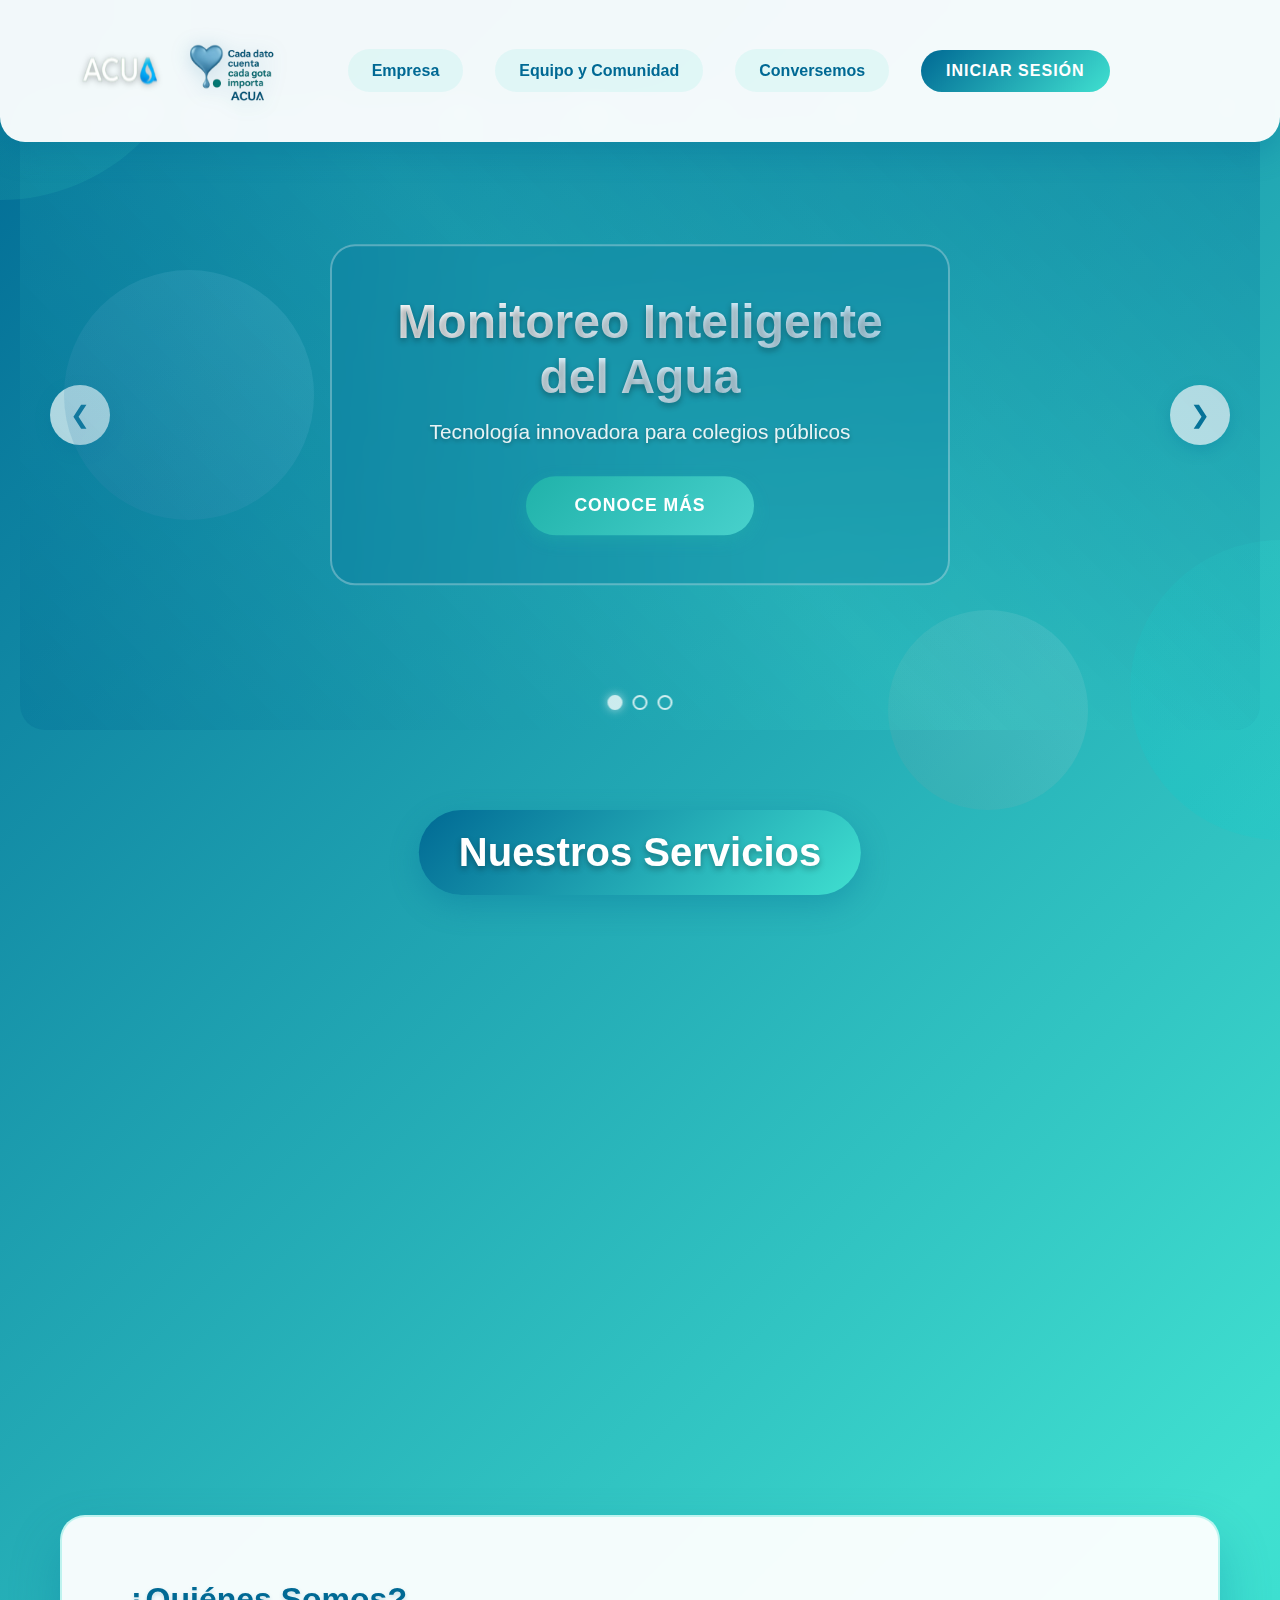
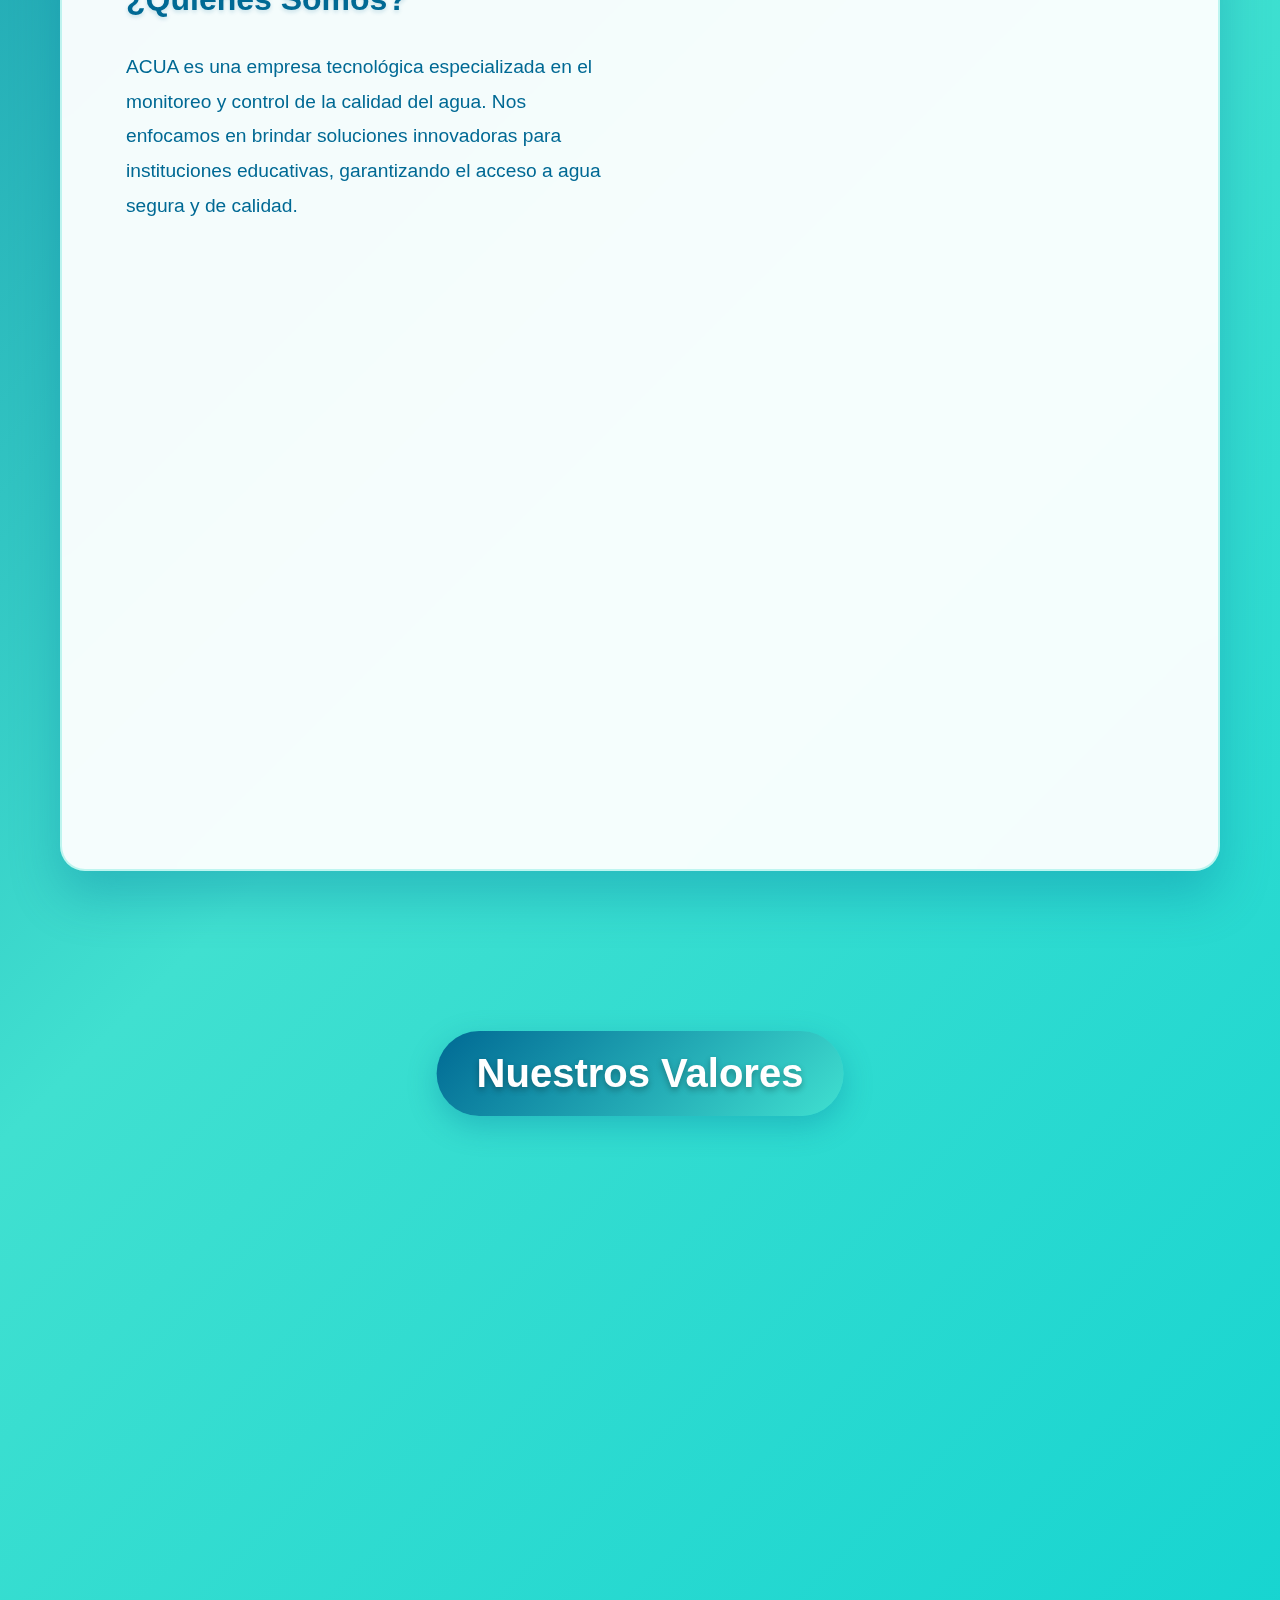
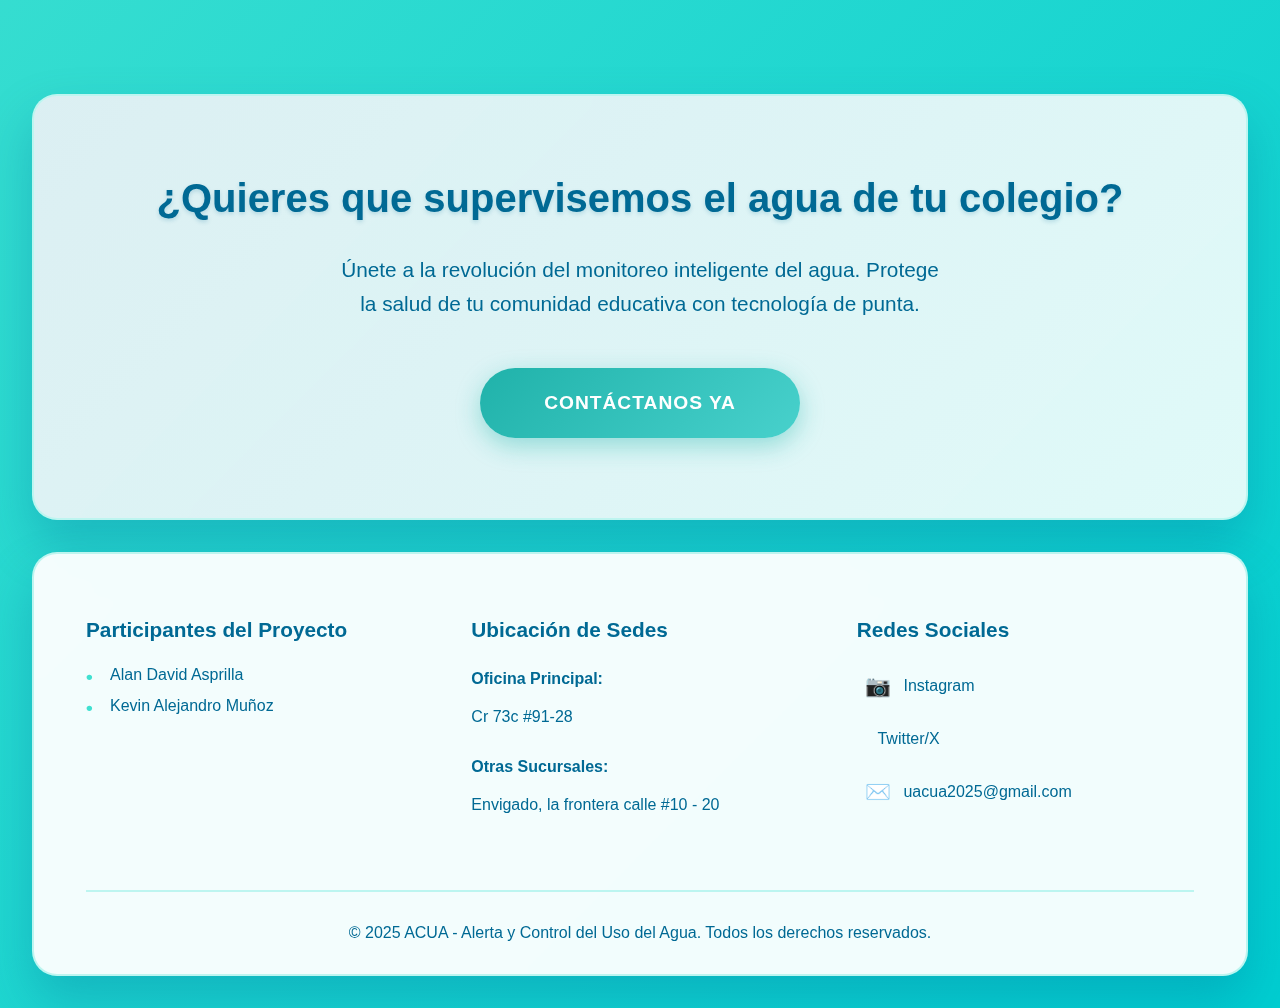
<file: Alan/index.html>
<!DOCTYPE html>
<html lang="es">

<head>
    <meta charset="UTF-8">
    <meta name="viewport" content="width=device-width, initial-scale=1.0">
    <title>ACUA - Alerta y Control del Uso del Agua</title>
    <link rel="stylesheet" href="index.css">
</head>

<body>
    <!-- Formas de fondo -->
    <div class="background-shapes">
        <div class="shape shape1"></div>
        <div class="shape shape2"></div>
        <div class="shape shape3"></div>
        <div class="shape shape4"></div>
    </div>

    <!-- Burbujas flotantes -->
    <div class="bubbles">
        <div class="bubble"></div>
        <div class="bubble"></div>
        <div class="bubble"></div>
        <div class="bubble"></div>
        <div class="bubble"></div>
        <div class="bubble"></div>
        <div class="bubble"></div>
        <div class="bubble"></div>
        <div class="bubble"></div>
        <div class="bubble"></div>
    </div>

    <!-- Partículas de agua -->
    <div class="water-particles">
        <div class="water-particle"></div>
        <div class="water-particle"></div>
        <div class="water-particle"></div>
        <div class="water-particle"></div>
        <div class="water-particle"></div>
        <div class="water-particle"></div>
        <div class="water-particle"></div>
        <div class="water-particle"></div>
        <div class="water-particle"></div>
        <div class="water-particle"></div>
        <div class="water-particle"></div>
        <div class="water-particle"></div>
        <div class="water-particle"></div>
        <div class="water-particle"></div>
        <div class="water-particle"></div>
    </div>
    <!-- NAVBAR -->
    <nav class="navbar">
        <div class="nav-container">
            <div class="nav-logo">
                <div class="logo-container">
                    <!-- LOGO -->
                    <img src="IMAGENES/logo-acua.png" alt="ACUA Logo" class="logo-img">
                    <!-- SLOGAN -->
                    <img src="IMAGENES/Slogan-acua.png" alt="ACUA Slogan" class="slogan-img">
                </div>
            </div>

            <div class="nav-menu">

                <div class="nav-item dropdown">
                    <a href="#" class="nav-link dropdown-toggle">Empresa</a>
                    <div class="dropdown-content">
                        <a href="#quienes-somos">¿Quiénes somos?</a>
                        <a href="#vision">Visión</a>
                        <a href="#mision">Misión</a>
                        <a href="#valores">Valores</a>
                    </div>
                </div>

                <div class="nav-item">
                    <a href="#equipo" class="nav-link">Equipo y Comunidad</a>
                </div>

                <div class="nav-item">
                    <a href="#conversemos" class="nav-link">Conversemos</a>
                </div>

                <!-- BOTÓN DE LOGIN -->
                <button class="login-button" onclick="window.location.href='login.html'">Iniciar Sesión</button>

                <div class="nav-toggle">
                </div>
            </div>

            <div class="nav-toggle">
                <span></span>
                <span></span>
                <span></span>
            </div>
        </div>
    </nav>

    <!-- HERO SECTION CON CARRUSEL -->
    <section class="hero">
        <div class="carousel-container">
            <div class="carousel-slide">
                <div class="slide active">
                    <!-- IMAGEN 1 DEL CARRUSEL - COLOCA AQUÍ TU IMAGEN PRINCIPAL -->
                    <img src="IMAGENES/Carrusel3.jpg" alt="Monitoreo de Agua">
                    <div class="slide-content">
                        <h1>Monitoreo Inteligente del Agua</h1>
                        <p>Tecnología innovadora para colegios públicos</p>
                        <button class="cta-button">Conoce más</button>
                    </div>
                </div>

                <div class="slide">
                    <!-- IMAGEN 2 DEL CARRUSEL - COLOCA AQUÍ TU SEGUNDA IMAGEN -->
                    <img src="IMAGENES/Carrusel2.jpg" alt="Calidad del Agua">
                    <div class="slide-content">
                        <h1>Calidad Garantizada</h1>
                        <p>Datos precisos y visualizaciones claras</p>
                        <button class="cta-button">Descubre cómo</button>
                    </div>
                </div>

                <div class="slide">
                    <img src="IMAGENES/Carrusel.jpg" alt="Alertas en Tiempo Real">
                    <div class="slide-content">
                        <h1>Alertas en Tiempo Real</h1>
                        <p>Protección continua de recursos hídricos</p>
                        <button class="cta-button">Solicita demo</button>
                    </div>
                </div>
            </div>

            <div class="carousel-nav">
                <button class="nav-dot active" onclick="currentSlide(1)"></button>
                <button class="nav-dot" onclick="currentSlide(2)"></button>
                <button class="nav-dot" onclick="currentSlide(3)"></button>
            </div>

            <button class="carousel-btn prev" onclick="changeSlide(-1)">❮</button>
            <button class="carousel-btn next" onclick="changeSlide(1)">❯</button>
        </div>
    </section>

    <!-- SERVICIOS SECTION -->
    <section class="services">
        <div class="container">
            <h2>Nuestros Servicios</h2>
            <div class="services-grid">
                <div class="service-card">
                    <div class="service-icon">
                        <div class="icon-water"></div>
                    </div>
                    <h3>Monitoreo Continuo</h3>
                    <p>Supervisión 24/7 de la calidad del agua en tiempo real</p>
                </div>

                <div class="service-card">
                    <div class="service-icon">
                        <div class="icon-alert"></div>
                    </div>
                    <h3>Alertas Inteligentes</h3>
                    <p>Notificaciones inmediatas ante cualquier anomalía</p>
                </div>

                <div class="service-card">
                    <div class="service-icon">
                        <div class="icon-data"></div>
                    </div>
                    <h3>Visualización de Datos</h3>
                    <p>Reportes claros y comprensibles para toma de decisiones</p>
                </div>
            </div>
        </div>
    </section>

    <!-- ABOUT SECTION -->
    <section class="about" id="quienes-somos">
        <div class="container">
            <div class="about-content">
                <div class="about-text">
                    <h2>¿Quiénes Somos?</h2>
                    <p>ACUA es una empresa tecnológica especializada en el monitoreo y control de la calidad del agua. Nos enfocamos en brindar soluciones innovadoras para instituciones educativas, garantizando el acceso a agua segura y de calidad.</p>

                    <div class="mission-vision">
                        <div class="mv-item" id="mision">
                            <h3>Misión</h3>
                            <p>Proporcionar una herramienta tecnológica innovadora y accesible para el monitoreo continuo y en tiempo real de la calidad del agua en colegios.</p>
                        </div>

                        <div class="mv-item" id="vision">
                            <h3>Visión</h3>
                            <p>Ser la empresa líder en tecnología de monitoreo hídrico educativo, contribuyendo a la salud y bienestar de las comunidades estudiantiles.</p>
                        </div>
                    </div>
                </div>

                <div class="about-image">
                    <img src="IMAGENES/destacada-mala-calidad-del-agua.jpg" alt="Equipo ACUA">
                </div>
            </div>
        </div>
    </section>

    <!-- VALORES SECTION -->
    <section class="values" id="valores">
        <div class="container">
            <h2>Nuestros Valores</h2>
            <div class="values-grid">
                <div class="value-card">
                    <h3>Innovación</h3>
                    <p>Desarrollo continuo de tecnologías avanzadas</p>
                </div>
                <div class="value-card">
                    <h3>Responsabilidad</h3>
                    <p>Compromiso con la salud y el medio ambiente</p>
                </div>
                <div class="value-card">
                    <h3>Calidad</h3>
                    <p>Excelencia en cada servicio que ofrecemos</p>
                </div>
                <div class="value-card">
                    <h3>Accesibilidad</h3>
                    <p>Soluciones alcanzables para todos los colegios</p>
                </div>
            </div>
        </div>
    </section>

    <!-- CONTACT SECTION -->
    <section class="contact-cta">
        <div class="container">
            <div class="cta-content">
                <h2>¿Quieres que supervisemos el agua de tu colegio?</h2>
                <p>Únete a la revolución del monitoreo inteligente del agua. Protege la salud de tu comunidad educativa con tecnología de punta.</p>
                <!-- AQUÍ COLOCA EL ENLACE A TU PÁGINA DE CONTACTO -->
                <a href="TU_PAGINA_DE_CONTACTO.html" class="contact-btn">Contáctanos Ya</a>
            </div>
        </div>
    </section>
    <!-- FOOTER -->
    <footer class="footer">
        <div class="container">
            <div class="footer-content">
                <div class="footer-section">
                    <h3>Participantes del Proyecto</h3>
                    <ul>
                        <li>Alan David Asprilla</li>
                        <li>Kevin Alejandro Muñoz</li>
                    </ul>
                </div>

                <div class="footer-section">
                    <h3>Ubicación de Sedes</h3>
                    <div class="location">
                        <p><strong>Oficina Principal:</strong></p>
                        <p>Cr 73c #91-28</p>
                    </div>
                    <div class="location">
                        <p><strong>Otras Sucursales:</strong></p>
                        <p>Envigado, la frontera calle #10 - 20</p>
                    </div>
                </div>

                <div class="footer-section">
                    <h3>Redes Sociales</h3>
                    <div class="social-links">
                        <a href="https://www.instagram.com/h2observa_3/" target="_blank">
                            <span class="social-icon instagram">📷</span> Instagram
                        </a>
                        <a href="https://x.com/H2Observa6094" target="_blank">
                            <span class="social-icon twitter"></span> Twitter/X
                        </a>
                        <a href="mailto:uacua2025@gmail.com">
                            <span class="social-icon email">✉️</span> uacua2025@gmail.com
                        </a>
                    </div>
                </div>
            </div>

            <div class="footer-bottom">
                <p>&copy; 2025 ACUA - Alerta y Control del Uso del Agua. Todos los derechos reservados.</p>
            </div>
        </div>
    </footer>

    <script src="index.js"></script>
</body>

</html>
</file>
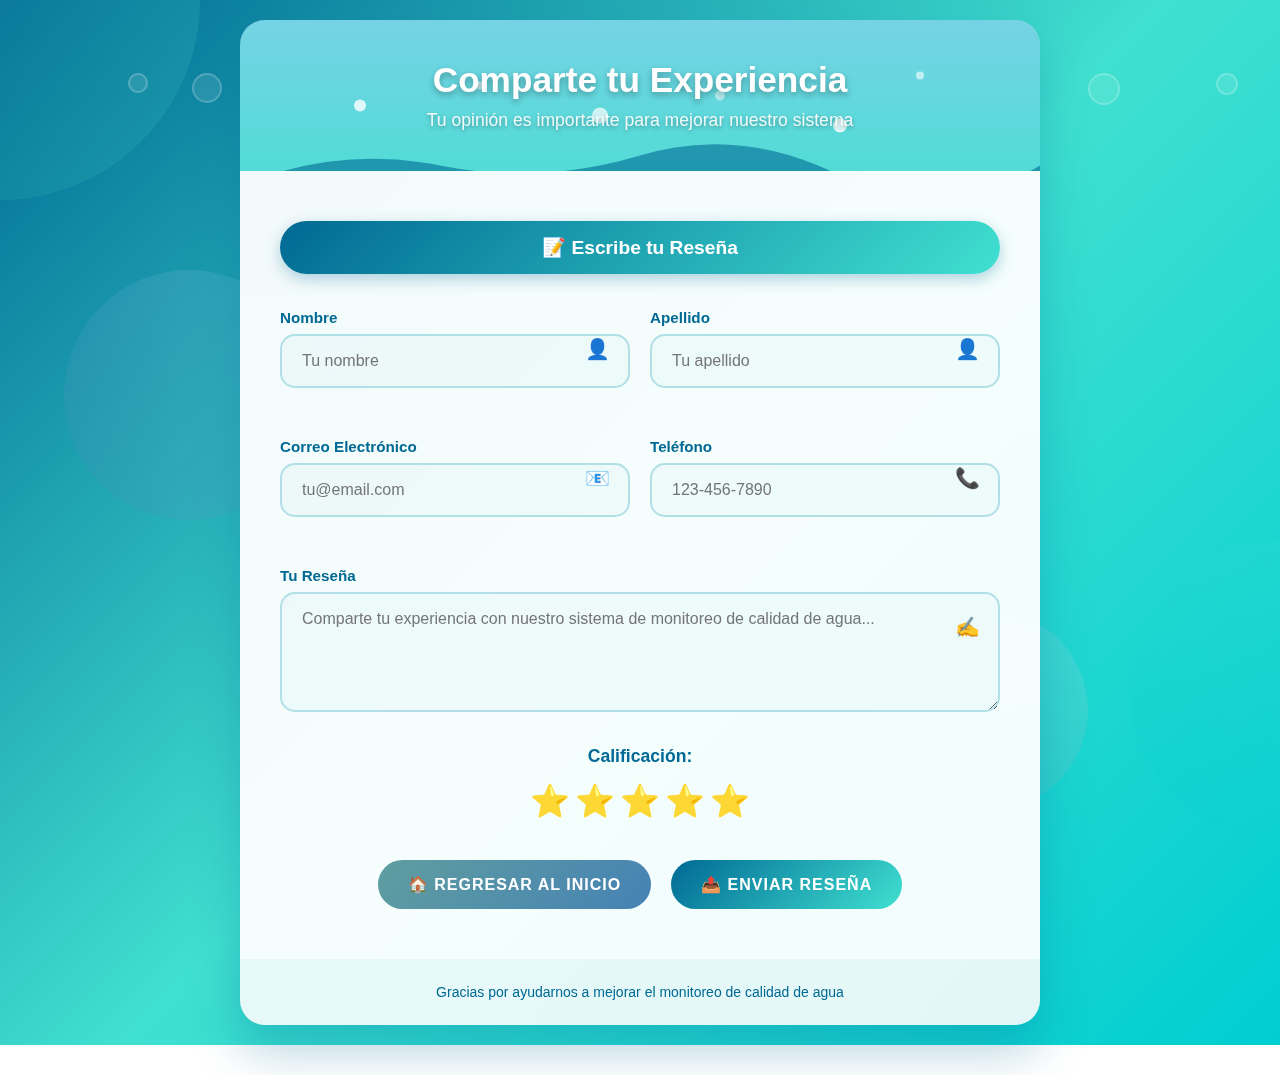
<file: comunicate/reseñas.html>
<!DOCTYPE html>
<html lang="es">
<head>
    <meta charset="UTF-8">
    <meta name="viewport" content="width=device-width, initial-scale=1.0">
    <title>Reseñas - Monitoreo de Calidad de Agua</title>
    <link rel="stylesheet" href="reseñas.css">
</head> 
<body>
    <!-- Fondo con formas abstractas de agua -->
    <div class="background-shapes">
        <div class="shape shape1"></div>
        <div class="shape shape2"></div>
        <div class="shape shape3"></div>
        <div class="shape shape4"></div>
    </div>

    <!-- Burbujas flotantes -->
    <div class="bubbles">
        <div class="bubble"></div>
        <div class="bubble"></div>
        <div class="bubble"></div>
        <div class="bubble"></div>
        <div class="bubble"></div>
        <div class="bubble"></div>
        <div class="bubble"></div>
        <div class="bubble"></div>
        <div class="bubble"></div>
        <div class="bubble"></div>
    </div>

    <!-- Contenedor principal -->
    <div class="reviews-container">
        <!-- Header con ilustración de agua -->
        <div class="header">
            <div class="header-content">
                <h1>Comparte tu Experiencia</h1>
                <p>Tu opinión es importante para mejorar nuestro sistema</p>
            </div>
        </div>

        <!-- Formulario de reseñas -->
        <div class="reviews-form">
            <div class="form-title">
                📝 Escribe tu Reseña
            </div>

            <form id="reviewsForm">
                <div class="form-row">
                    <div class="form-group">
                        <label for="firstName">Nombre</label>
                        <input type="text" id="firstName" name="firstName" placeholder="Tu nombre" required>
                        <span class="icon">👤</span>
                    </div>

                    <div class="form-group">
                        <label for="lastName">Apellido</label>
                        <input type="text" id="lastName" name="lastName" placeholder="Tu apellido" required>
                        <span class="icon">👤</span>
                    </div>
                </div>

                <div class="form-row">
                    <div class="form-group">
                        <label for="email">Correo Electrónico</label>
                        <input type="email" id="email" name="email" placeholder="tu@email.com" required>
                        <span class="icon">📧</span>
                    </div>

                    <div class="form-group">
                        <label for="phone">Teléfono</label>
                        <input type="tel" id="phone" name="phone" placeholder="123-456-7890">
                        <span class="icon">📞</span>
                    </div>
                </div>

                <div class="form-group full-width">
                    <label for="review">Tu Reseña</label>
                    <textarea id="review" name="review" placeholder="Comparte tu experiencia con nuestro sistema de monitoreo de calidad de agua..." required></textarea>
                    <span class="icon textarea-icon">✍️</span>
                </div>

                <div class="rating-group">
                    <label>Calificación:</label>
                    <div class="star-rating">
                        <input type="radio" id="star5" name="rating" value="5">
                        <label for="star5" title="Excelente">⭐</label>
                        <input type="radio" id="star4" name="rating" value="4">
                        <label for="star4" title="Muy bueno">⭐</label>
                        <input type="radio" id="star3" name="rating" value="3">
                        <label for="star3" title="Bueno">⭐</label>
                        <input type="radio" id="star2" name="rating" value="2">
                        <label for="star2" title="Regular">⭐</label>
                        <input type="radio" id="star1" name="rating" value="1">
                        <label for="star1" title="Necesita mejorar">⭐</label>
                    </div>
                </div>

                <div class="form-buttons">
                    <button type="button" class="back-button" onclick="goBack()">
                        🏠 Regresar al Inicio
                    </button>
                    <button type="submit" class="submit-button">
                        📤 Enviar Reseña
                    </button>
                </div>
            </form>
        </div>

        <!-- Footer -->
        <div class="footer">
            <p>Gracias por ayudarnos a mejorar el monitoreo de calidad de agua</p>
        </div>
    </div>

    <script>
        // Manejo del formulario
        document.getElementById('reviewsForm').addEventListener('submit', function(e) {
            e.preventDefault();
            
            const firstName = document.getElementById('firstName').value;
            const lastName = document.getElementById('lastName').value;
            const email = document.getElementById('email').value;
            const phone = document.getElementById('phone').value;
            const review = document.getElementById('review').value;
            const rating = document.querySelector('input[name="rating"]:checked');
            
            if (firstName && lastName && email && review && rating) {
               
                alert('¡Gracias por tu reseña! Ha sido enviada exitosamente.');
                // Ejemplo: enviar datos a servidor
                // window.location.href = 'dashboard.html';
            } else {
                alert('Por favor, completa todos los campos obligatorios y selecciona una calificación');
            }
        });

        
        function goBack() {
            
            window.location.href = 'index.html';
           
        }

        
        document.querySelectorAll('input, textarea').forEach(input => {
            input.addEventListener('focus', function() {
                this.style.transform = 'scale(1.02)';
                this.parentElement.style.boxShadow = '0 0 20px rgba(64, 224, 208, 0.3)';
            });
            
            input.addEventListener('blur', function() {
                this.style.transform = 'scale(1)';
                this.parentElement.style.boxShadow = 'none';
            });
        });

        
        document.querySelectorAll('.star-rating input').forEach(star => {
            star.addEventListener('change', function() {
                const rating = this.value;
                const stars = document.querySelectorAll('.star-rating label');
                
                stars.forEach((star, index) => {
                    if (index < rating) {
                        star.style.color = '#FFD700';
                        star.style.transform = 'scale(1.2)';
                    } else {
                        star.style.color = '#ddd';
                        star.style.transform = 'scale(1)';
                    }
                });
            });
        });
    </script>
</body>
</html>
</file>
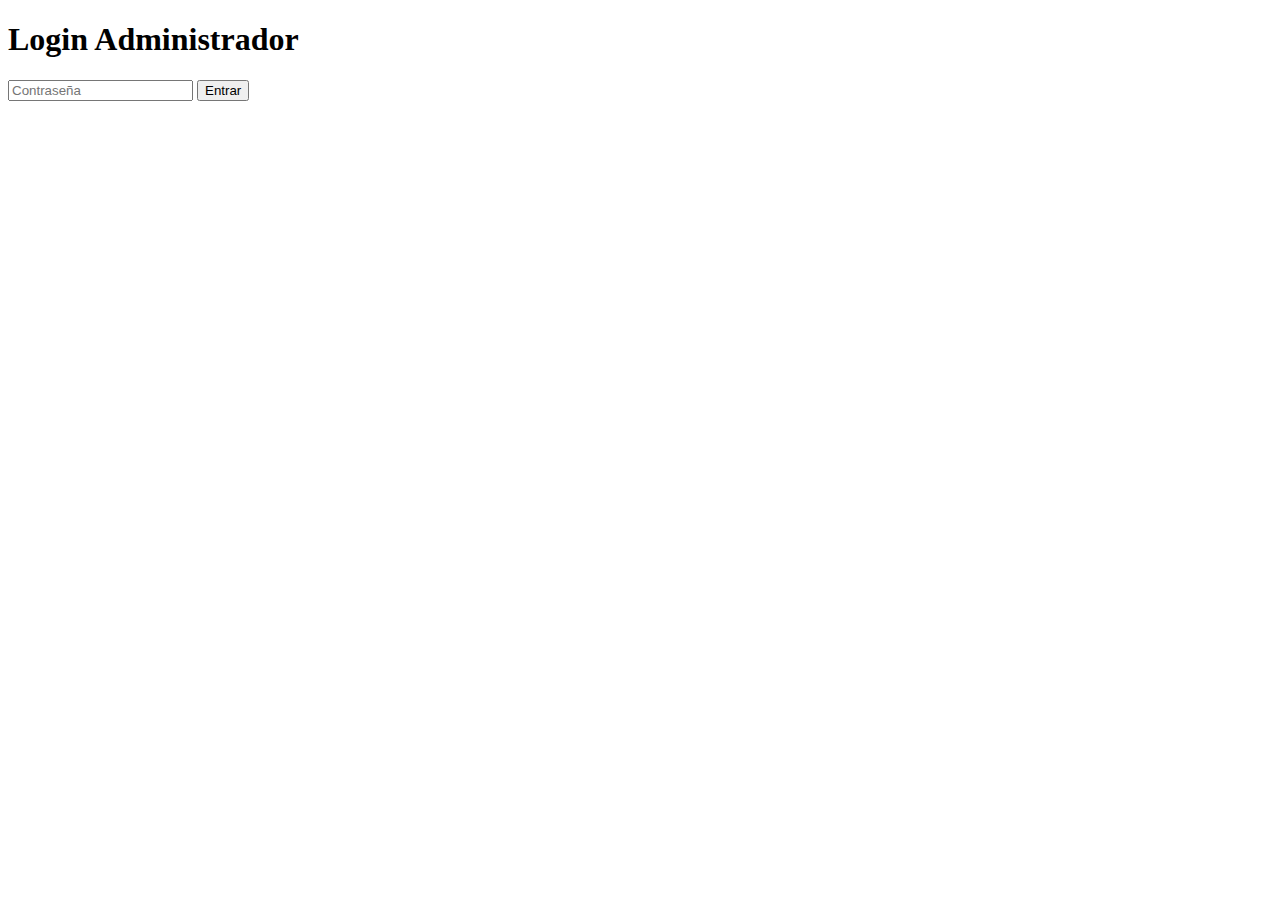
<file: paginas/entrar.html>
<!DOCTYPE html>
<html lang="es">
<head>
    <meta charset="UTF-8">
    <meta name="viewport" content="width=device-width, initial-scale=1.0">
    <title>Login - Admin</title>
</head>
<body>
    <h1>Login Administrador</h1>

    <input type="password" id="password" placeholder="Contraseña">
    <button onclick="login()">Entrar</button>


    <script>
        function login() {
            const password = document.getElementById('password').value;
            if (password === 'admin753') { // cambia la contraseña //
                sessionStorage.setItem('usuario', 'admin');
                window.location.href = 'panel.html';

            }else {
                alert('contraseña incorrecta');
            }
        }
    </script>
    
</body>

</html>
</file>
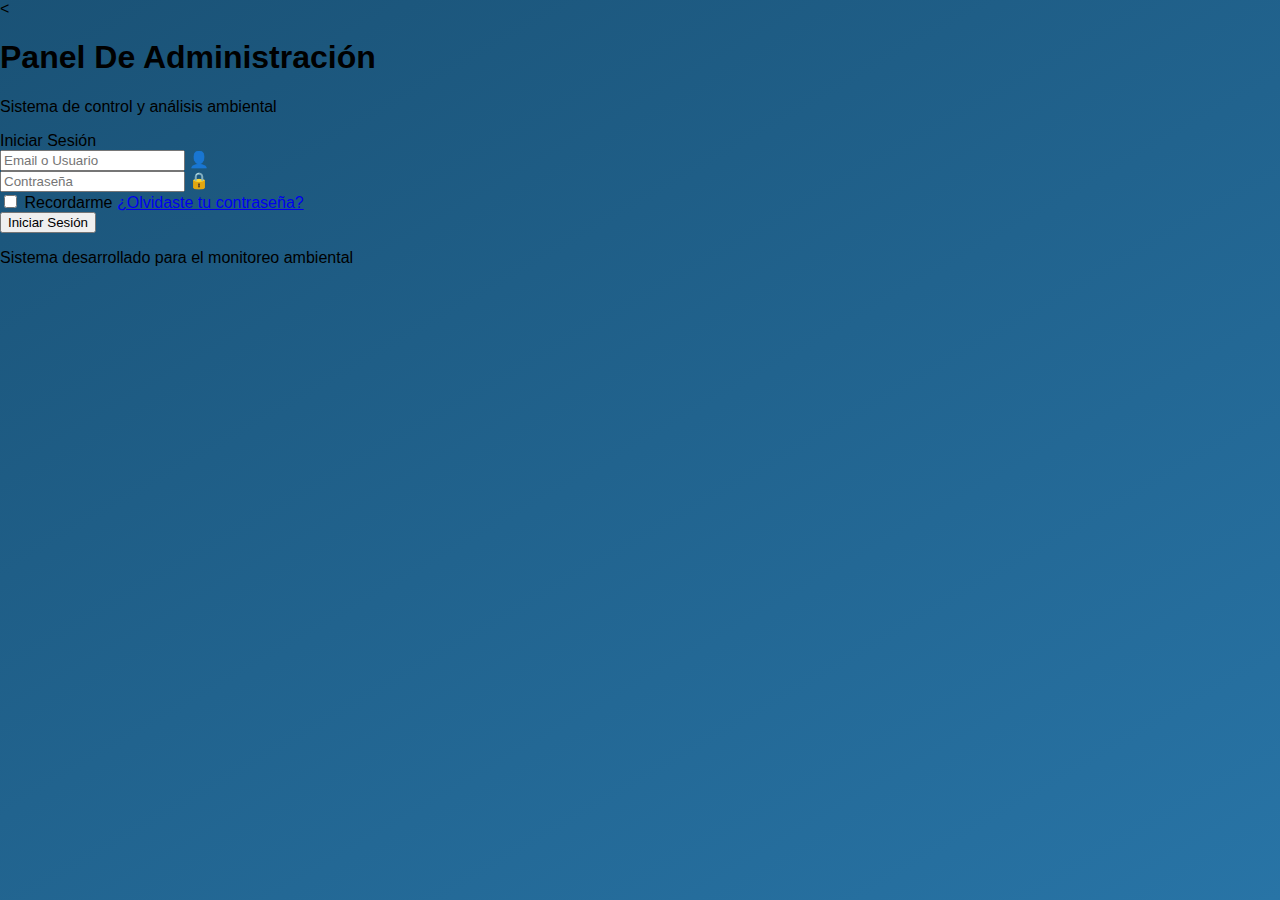
<file: paginas/login.html>
<<!DOCTYPE html>
<html lang="es">

<head>
    <meta charset="UTF-8">
    <meta name="viewport" content="width=device-width, initial-scale=1.0">
    <title>Monitoreo de Calidad de Agua - Login</title>
    <link rel="stylesheet" href="login.css">
</head>

<body>

    <div class="background-shapes">
        <div class="shape shape1"></div>
        <div class="shape shape2"></div>
        <div class="shape shape3"></div>
    </div>

    <div class="particles">
        <div class="particle"></div>
        <div class="particle"></div>
        <div class="particle"></div>
        <div class="particle"></div>
        <div class="particle"></div>
        <div class="particle"></div>
        <div class="particle"></div>
        <div class="particle"></div>
    </div>

    <div class="login-container">
        <div class="header">
            <div class="header-content">
                <h1>Panel De Administración</h1>
                <p>Sistema de control y análisis ambiental</p>
            </div>
        </div>

        <!-- Formulario de login -->
        <div class="login-form">
            <div class="form-title">Iniciar Sesión</div>

            <form id="loginForm">
                <div class="form-group">
                    <input type="text" id="username" placeholder="Email o Usuario" required>
                    <span class="icon">👤</span>
                </div>

                <div class="form-group">
                    <input type="password" id="password" placeholder="Contraseña" required>
                    <span class="icon">🔒</span>
                </div>

                <div class="checkbox-group">
                    <label>
                        <input type="checkbox" id="remember"> Recordarme
                    </label>
                    <a href="#" class="forgot-password">¿Olvidaste tu contraseña?</a>
                </div>

               <a href="">
                <button type="submit" class="login-button">
                    Iniciar Sesión
                    
                </button>
               </a> 
                
            </form>
        </div>

        <div class="footer">
            <p>Sistema desarrollado para el monitoreo ambiental</p>
        </div>
    </div>

    <!-- VALIDACIÓN DE USUARIO -->
    <script>
        document.getElementById('loginForm').addEventListener('submit', function(e) {
            e.preventDefault();

            const username = document.getElementById('username').value;
            const password = document.getElementById('password').value;

            // Validación de credenciales
            if (username === 'admin' && password === 'admin753') {
                sessionStorage.setItem('usuario', 'admin');
                window.location.href = 'panel.html'; // Redirigir al panel
            } else {
                alert('Usuario o contraseña incorrectos');
            }
        });

        // Estilos en inputs
        document.querySelectorAll('input').forEach(input => {
            input.addEventListener('focus', function() {
                this.style.transform = 'scale(1.02)';
            });

            input.addEventListener('blur', function() {
                this.style.transform = 'scale(1)';
            });
        });
    </script>
</body>

</html>
</file>
<file: Alan/index.css>
/* VARIABLES DE COLORES - Basadas en código #2 */
    
     :root {
        --primary-blue: #006994;
        --secondary-blue: #40E0D0;
        --complementary-green: #20B2AA;
        --turquoise: #00CED1;
        --light-blue: #48D1CC;
        --white: #ffffff;
        --light-gray: rgba(176, 224, 230, 0.1);
        --dark-gray: #333333;
        --text-color: #006994;
    }
    /* RESET Y ESTILOS GENERALES */
    
    * {
        margin: 0;
        padding: 0;
        box-sizing: border-box;
    }
    
    body {
        font-family: 'Arial', sans-serif;
        background: linear-gradient(135deg, #006994 0%, #40E0D0 50%, #00CED1 100%);
        min-height: 100vh;
        color: var(--text-color);
        overflow-x: hidden;
        position: relative;
        margin: 0;
        padding: 0;
    }
    /* Fondo con formas abstractas */
    
    .background-shapes {
        position: fixed;
        top: 0;
        left: 0;
        width: 100%;
        height: 100%;
        overflow: hidden;
        z-index: 1;
        pointer-events: none;
    }
    
    .shape {
        position: absolute;
        opacity: 0.2;
        border-radius: 50%;
    }
    
    .shape1 {
        width: 400px;
        height: 400px;
        background: linear-gradient(45deg, #20B2AA, #48D1CC);
        top: -200px;
        left: -200px;
        animation: float 8s ease-in-out infinite;
    }
    
    .shape2 {
        width: 300px;
        height: 300px;
        background: linear-gradient(45deg, #00CED1, #40E0D0);
        top: 60%;
        right: -150px;
        animation: float 6s ease-in-out infinite reverse;
    }
    
    .shape3 {
        width: 250px;
        height: 250px;
        background: linear-gradient(45deg, #4682B4, #87CEEB);
        top: 30%;
        left: 5%;
        animation: float 7s ease-in-out infinite;
    }
    
    .shape4 {
        width: 200px;
        height: 200px;
        background: linear-gradient(45deg, #5F9EA0, #B0E0E6);
        bottom: 10%;
        right: 15%;
        animation: float 5s ease-in-out infinite reverse;
    }
    
    @keyframes float {
        0%,
        100% {
            transform: translateY(0px) rotate(0deg);
        }
        50% {
            transform: translateY(-30px) rotate(180deg);
        }
    }
    /* Burbujas flotantes */
    
    .bubbles {
        position: fixed;
        width: 100%;
        height: 100%;
        z-index: 2;
        pointer-events: none;
    }
    
    .bubble {
        position: absolute;
        background: rgba(255, 255, 255, 0.1);
        border: 2px solid rgba(255, 255, 255, 0.2);
        border-radius: 50%;
        animation: bubbles 10s linear infinite;
    }
    
    .bubble:nth-child(1) {
        width: 20px;
        height: 20px;
        left: 10%;
        animation-delay: 0s;
    }
    
    .bubble:nth-child(2) {
        width: 30px;
        height: 30px;
        left: 15%;
        animation-delay: 1s;
    }
    
    .bubble:nth-child(3) {
        width: 15px;
        height: 15px;
        left: 25%;
        animation-delay: 2s;
    }
    
    .bubble:nth-child(4) {
        width: 25px;
        height: 25px;
        left: 35%;
        animation-delay: 3s;
    }
    
    .bubble:nth-child(5) {
        width: 35px;
        height: 35px;
        left: 45%;
        animation-delay: 4s;
    }
    
    .bubble:nth-child(6) {
        width: 20px;
        height: 20px;
        left: 55%;
        animation-delay: 5s;
    }
    
    .bubble:nth-child(7) {
        width: 28px;
        height: 28px;
        left: 65%;
        animation-delay: 6s;
    }
    
    .bubble:nth-child(8) {
        width: 18px;
        height: 18px;
        left: 75%;
        animation-delay: 7s;
    }
    
    .bubble:nth-child(9) {
        width: 32px;
        height: 32px;
        left: 85%;
        animation-delay: 8s;
    }
    
    .bubble:nth-child(10) {
        width: 22px;
        height: 22px;
        left: 95%;
        animation-delay: 9s;
    }
    
    @keyframes bubbles {
        0% {
            transform: translateY(100vh) scale(0);
            opacity: 0;
        }
        10% {
            opacity: 1;
            transform: translateY(90vh) scale(1);
        }
        90% {
            opacity: 1;
            transform: translateY(10vh) scale(1);
        }
        100% {
            transform: translateY(-10vh) scale(0);
            opacity: 0;
        }
    }
    
    .container {
        max-width: 1200px;
        margin: 0 auto;
        padding: 0 20px;
        position: relative;
        z-index: 10;
    }
    /* NAVBAR */
    
    .navbar {
        background: rgba(255, 255, 255, 0.95);
        backdrop-filter: blur(10px);
        box-shadow: 0 10px 30px rgba(0, 105, 148, 0.3);
        position: fixed;
        width: 100%;
        top: 0;
        z-index: 1000;
        transition: all 0.3s ease;
        border-radius: 0 0 25px 25px;
    }
    
    .nav-container {
        display: flex;
        justify-content: space-between;
        align-items: center;
        padding: 1rem 2rem;
        max-width: 1200px;
        margin: 0 auto;
    }
    
    .logo-container {
        display: flex;
        align-items: center;
        gap: 15px;
    }
    
    .logo-container {
        display: flex;
        align-items: center;
        gap: 15px;
    }
    
    .logo-img {
        height: 110px;
        width: auto;
        max-width: 220px;
        /* Limita el ancho máximo */
        filter: drop-shadow(0 1px 3px #0000004d);
        transition: transform 0.3s ease;
        /* Para fondos transparentes */
        background: transparent;
    }
    
    .logo-img:hover {
        transform: scale(1.05);
    }
    
    .slogan-img {
        height: 100px;
        width: auto;
        max-width: 220px;
        filter: drop-shadow(0 2px 10px rgba(0, 105, 148, 0.2));
        transition: transform 0.3s ease;
        /* Para fondos transparentes */
        background: transparent;
    }
    
    .slogan-img:hover {
        transform: scale(1.5);
    }
    
    .nav-menu {
        display: flex;
        gap: 2rem;
        align-items: center;
    }
    
    .nav-link {
        text-decoration: none;
        color: var(--text-color);
        font-weight: 600;
        padding: 0.8rem 1.5rem;
        border-radius: 25px;
        transition: all 0.3s ease;
        position: relative;
        background: rgba(64, 224, 208, 0.1);
    }
    
    .nav-link:hover {
        color: var(--white);
        background: linear-gradient(135deg, var(--primary-blue), var(--secondary-blue));
        transform: translateY(-2px);
        box-shadow: 0 5px 15px rgba(0, 105, 148, 0.4);
    }
    
    .login-button {
        background: linear-gradient(135deg, var(--primary-blue), var(--secondary-blue));
        color: white;
        border: none;
        border-radius: 25px;
        padding: 12px 25px;
        font-size: 16px;
        font-weight: 600;
        cursor: pointer;
        transition: all 0.3s ease;
        text-transform: uppercase;
        letter-spacing: 1px;
    }
    
    .login-button:hover {
        transform: translateY(-2px);
        box-shadow: 0 8px 20px rgba(0, 105, 148, 0.4);
    }
    /* DROPDOWN */
    
    .dropdown {
        position: relative;
    }
    
    .dropdown-content {
        display: none;
        position: absolute;
        top: 100%;
        left: 0;
        background: rgba(255, 255, 255, 0.95);
        backdrop-filter: blur(10px);
        min-width: 200px;
        box-shadow: 0 15px 35px rgba(0, 105, 148, 0.3);
        border-radius: 15px;
        z-index: 1001;
        padding: 0.5rem 0;
        border: 2px solid rgba(64, 224, 208, 0.3);
    }
    
    .dropdown:hover .dropdown-content {
        display: block;
    }
    
    .dropdown-content a {
        color: var(--text-color);
        padding: 0.75rem 1.5rem;
        text-decoration: none;
        display: block;
        transition: all 0.3s ease;
        font-weight: 500;
    }
    
    .dropdown-content a:hover {
        background: linear-gradient(135deg, rgba(64, 224, 208, 0.2), rgba(0, 105, 148, 0.2));
        color: var(--primary-blue);
    }
    /* HERO SECTION */
    
    .hero {
        margin-top: 100px;
        height: 70vh;
        position: relative;
        overflow: hidden;
        border-radius: 25px;
        margin-left: 20px;
        margin-right: 20px;
    }
    
    .carousel-container {
        position: relative;
        width: 100%;
        height: 100%;
        border-radius: 25px;
        overflow: hidden;
        box-shadow: 0 25px 50px rgba(0, 105, 148, 0.3);
    }
    
    .carousel-slide {
        display: flex;
        width: 100%;
        height: 100%;
    }
    
    .slide {
        min-width: 100%;
        height: 100%;
        position: relative;
        display: none;
    }
    
    .slide.active {
        display: block;
    }
    
    .slide img {
        width: 100%;
        height: 100%;
        object-fit: cover;
        /* Mantiene proporción sin distorsionar */
        object-position: center;
        /* Centra la imagen */
        filter: brightness(0.6) saturate(1.2);
        /* Mejora el contraste para texto */
        transition: all 0.5s ease;
    }
    
    .slide:hover img {
        filter: brightness(0.7) saturate(1.3);
        transform: scale(1.02);
    }
    
    .slide-content {
        position: absolute;
        top: 50%;
        left: 50%;
        transform: translate(-50%, -50%);
        text-align: center;
        color: var(--white);
        z-index: 2;
        background: rgba(0, 105, 148, 0.2);
        backdrop-filter: blur(10px);
        padding: 3rem;
        border-radius: 25px;
        border: 2px solid rgba(255, 255, 255, 0.3);
    }
    
    .slide-content h1 {
        font-size: 3rem;
        margin-bottom: 1rem;
        font-weight: 700;
        text-shadow: 0 3px 6px rgba(0, 0, 0, 0.3);
        background: linear-gradient(135deg, #ffffff, #b3e5fc);
        -webkit-background-clip: text;
        -webkit-text-fill-color: transparent;
        background-clip: text;
    }
    
    .slide-content p {
        font-size: 1.3rem;
        margin-bottom: 2rem;
        text-shadow: 0 2px 4px rgba(0, 0, 0, 0.3);
        color: rgba(255, 255, 255, 0.9);
    }
    
    .cta-button {
        background: linear-gradient(135deg, var(--complementary-green), var(--light-blue));
        color: var(--white);
        padding: 1.2rem 3rem;
        border: none;
        border-radius: 50px;
        font-size: 1.1rem;
        font-weight: 600;
        cursor: pointer;
        transition: all 0.3s ease;
        text-transform: uppercase;
        letter-spacing: 1px;
        box-shadow: 0 5px 15px rgba(32, 178, 170, 0.4);
    }
    
    .cta-button:hover {
        transform: translateY(-3px);
        box-shadow: 0 8px 25px rgba(32, 178, 170, 0.6);
    }
    /* CAROUSEL NAVIGATION */
    
    .carousel-nav {
        position: absolute;
        bottom: 20px;
        left: 50%;
        transform: translateX(-50%);
        display: flex;
        gap: 10px;
    }
    
    .nav-dot {
        width: 15px;
        height: 15px;
        border-radius: 50%;
        border: 2px solid var(--white);
        background: transparent;
        cursor: pointer;
        transition: all 0.3s ease;
        backdrop-filter: blur(5px);
    }
    
    .nav-dot.active {
        background: var(--white);
        box-shadow: 0 0 10px rgba(255, 255, 255, 0.8);
    }
    
    .carousel-btn {
        position: absolute;
        top: 50%;
        transform: translateY(-50%);
        background: rgba(255, 255, 255, 0.9);
        backdrop-filter: blur(10px);
        border: none;
        width: 60px;
        height: 60px;
        border-radius: 50%;
        cursor: pointer;
        font-size: 1.5rem;
        color: var(--primary-blue);
        transition: all 0.3s ease;
        box-shadow: 0 5px 15px rgba(0, 105, 148, 0.3);
    }
    
    .carousel-btn:hover {
        background: var(--white);
        transform: translateY(-50%) scale(1.1);
        box-shadow: 0 8px 25px rgba(0, 105, 148, 0.4);
    }
    
    .prev {
        left: 30px;
    }
    
    .next {
        right: 30px;
    }
    /* SERVICES SECTION */
    
    .services {
        padding: 5rem 0;
        position: relative;
        z-index: 10;
    }
    
    .services h2 {
        text-align: center;
        font-size: 2.5rem;
        margin-bottom: 3rem;
        color: var(--white);
        text-shadow: 0 3px 6px rgba(0, 0, 0, 0.3);
        background: linear-gradient(135deg, var(--primary-blue), var(--secondary-blue));
        padding: 20px 40px;
        border-radius: 50px;
        display: inline-block;
        position: relative;
        left: 50%;
        transform: translateX(-50%);
        box-shadow: 0 10px 30px rgba(0, 105, 148, 0.3);
    }
    
    .services-grid {
        display: grid;
        grid-template-columns: repeat(auto-fit, minmax(300px, 1fr));
        gap: 2rem;
        margin-top: 4rem;
    }
    
    .service-card {
        background: rgba(255, 255, 255, 0.95);
        backdrop-filter: blur(10px);
        padding: 3rem 2rem;
        border-radius: 25px;
        text-align: center;
        box-shadow: 0 15px 35px rgba(0, 105, 148, 0.3);
        transition: all 0.3s ease;
        border: 2px solid rgba(64, 224, 208, 0.3);
        position: relative;
        overflow: hidden;
    }
    
    .service-card::before {
        content: '';
        position: absolute;
        top: 0;
        left: 0;
        right: 0;
        bottom: 0;
        background: linear-gradient(45deg, rgba(64, 224, 208, 0.1), rgba(0, 105, 148, 0.1));
        opacity: 0;
        transition: opacity 0.3s ease;
    }
    
    .service-card:hover {
        transform: translateY(-10px);
        box-shadow: 0 25px 50px rgba(0, 105, 148, 0.4);
    }
    
    .service-card:hover::before {
        opacity: 1;
    }
    
    .service-icon {
        margin-bottom: 2rem;
        position: relative;
        z-index: 2;
    }
    
    .icon-water,
    .icon-alert,
    .icon-data {
        width: 100px;
        height: 100px;
        margin: 0 auto;
        border-radius: 50%;
        position: relative;
        display: flex;
        align-items: center;
        justify-content: center;
        font-size: 2.5rem;
        color: white;
        box-shadow: 0 10px 25px rgba(0, 105, 148, 0.3);
    }
    
    .icon-water {
        background: linear-gradient(135deg, var(--primary-blue), var(--secondary-blue));
    }
    
    .icon-alert {
        background: linear-gradient(135deg, #FFB347, #FF8C42);
    }
    
    .icon-data {
        background: linear-gradient(135deg, var(--complementary-green), var(--light-blue));
    }
    
    .service-card h3 {
        color: var(--primary-blue);
        margin-bottom: 1.5rem;
        font-size: 1.6rem;
        font-weight: 700;
        position: relative;
        z-index: 2;
    }
    
    .service-card p {
        color: var(--text-color);
        line-height: 1.8;
        font-size: 1.1rem;
        position: relative;
        z-index: 2;
    }
    /* ABOUT SECTION */
    
    .about {
        padding: 5rem 0;
        position: relative;
        z-index: 10;
    }
    
    .about-image {
        position: relative;
        overflow: hidden;
        border-radius: 20px;
    }
    
    .about-image img {
        width: 100%;
        height: auto;
        min-height: 300px;
        /* Altura mínima */
        max-height: 500px;
        /* Altura máxima */
        object-fit: cover;
        object-position: center;
        border-radius: 20px;
        box-shadow: 0 20px 40px rgba(0, 105, 148, 0.3);
        filter: saturate(1.2) contrast(1.1);
        transition: all 0.3s ease;
    }
    
    .about-image img:hover {
        transform: scale(1.05);
        filter: saturate(1.3) contrast(1.2);
    }
    
    .about-content {
        display: grid;
        grid-template-columns: 1fr 1fr;
        gap: 4rem;
        align-items: center;
        background: rgba(255, 255, 255, 0.95);
        backdrop-filter: blur(10px);
        padding: 4rem;
        border-radius: 25px;
        box-shadow: 0 25px 50px rgba(0, 105, 148, 0.3);
        border: 2px solid rgba(64, 224, 208, 0.3);
    }
    
    .about-text h2 {
        font-size: 2rem;
        color: var(--primary-blue);
        margin-bottom: 2rem;
        text-shadow: 0 2px 4px rgba(0, 105, 148, 0.2);
    }
    
    .about-text p {
        margin-bottom: 2rem;
        font-size: 1.2rem;
        line-height: 1.8;
        color: var(--text-color);
    }
    
    .mission-vision {
        display: grid;
        gap: 2rem;
    }
    
    .mv-item {
        padding: 2rem;
        background: rgba(176, 224, 230, 0.1);
        border-radius: 15px;
        border-left: 4px solid var(--secondary-blue);
        transition: all 0.3s ease;
        backdrop-filter: blur(5px);
    }
    
    .mv-item:hover {
        transform: translateX(5px);
        background: rgba(64, 224, 208, 0.2);
        box-shadow: 0 5px 15px rgba(0, 105, 148, 0.2);
    }
    
    .mv-item h3 {
        color: var(--primary-blue);
        margin-bottom: 1rem;
        font-size: 1.4rem;
        font-weight: 700;
    }
    
    .about-image img {
        width: 100%;
        height: auto;
        border-radius: 20px;
        box-shadow: 0 20px 40px rgba(0, 105, 148, 0.3);
        filter: saturate(1.2) contrast(1.1);
    }
    /* VALUES SECTION */
    
    .values {
        padding: 5rem 0;
        position: relative;
        z-index: 10;
    }
    
    .values h2 {
        text-align: center;
        font-size: 2.5rem;
        margin-bottom: 4rem;
        color: var(--white);
        text-shadow: 0 3px 6px rgba(0, 0, 0, 0.3);
        background: linear-gradient(135deg, var(--primary-blue), var(--secondary-blue));
        padding: 20px 40px;
        border-radius: 50px;
        display: inline-block;
        position: relative;
        left: 50%;
        transform: translateX(-50%);
        box-shadow: 0 10px 30px rgba(0, 105, 148, 0.3);
    }
    
    .values-grid {
        display: grid;
        grid-template-columns: repeat(auto-fit, minmax(280px, 1fr));
        gap: 2rem;
    }
    
    .value-card {
        background: rgba(255, 255, 255, 0.95);
        backdrop-filter: blur(10px);
        padding: 2.5rem;
        border-radius: 20px;
        text-align: center;
        box-shadow: 0 15px 35px rgba(0, 105, 148, 0.3);
        transition: all 0.3s ease;
        border-top: 4px solid var(--secondary-blue);
        border: 2px solid rgba(64, 224, 208, 0.3);
        position: relative;
        overflow: hidden;
    }
    
    .value-card::before {
        content: '';
        position: absolute;
        top: 0;
        left: 0;
        right: 0;
        bottom: 0;
        background: linear-gradient(45deg, rgba(64, 224, 208, 0.1), rgba(0, 105, 148, 0.1));
        opacity: 0;
        transition: opacity 0.3s ease;
    }
    
    .value-card:hover {
        transform: translateY(-8px);
        box-shadow: 0 25px 50px rgba(0, 105, 148, 0.4);
    }
    
    .value-card:hover::before {
        opacity: 1;
    }
    
    .value-card h3 {
        color: var(--primary-blue);
        margin-bottom: 1.5rem;
        font-size: 1.4rem;
        font-weight: 700;
        position: relative;
        z-index: 2;
    }
    
    .value-card p {
        position: relative;
        z-index: 2;
        line-height: 1.6;
        color: var(--text-color);
    }
    /* CONTACT CTA SECTION */
    
    .contact-cta {
        background: rgba(255, 255, 255, 0.95);
        backdrop-filter: blur(10px);
        color: var(--text-color);
        padding: 5rem 2rem;
        text-align: center;
        margin: 2rem;
        border-radius: 25px;
        box-shadow: 0 25px 50px rgba(0, 105, 148, 0.3);
        border: 2px solid rgba(64, 224, 208, 0.3);
        position: relative;
        z-index: 10;
        overflow: hidden;
    }
    
    .contact-cta::before {
        content: '';
        position: absolute;
        top: 0;
        left: 0;
        right: 0;
        bottom: 0;
        background: linear-gradient(135deg, rgba(0, 105, 148, 0.1), rgba(64, 224, 208, 0.1));
        z-index: -1;
    }
    
    .cta-content h2 {
        font-size: 2.5rem;
        margin-bottom: 2rem;
        font-weight: 700;
        color: var(--primary-blue);
        text-shadow: 0 2px 4px rgba(0, 105, 148, 0.2);
    }
    
    .cta-content p {
        font-size: 1.3rem;
        margin-bottom: 3rem;
        max-width: 600px;
        margin-left: auto;
        margin-right: auto;
        line-height: 1.6;
        color: var(--text-color);
    }
    
    .contact-btn {
        display: inline-block;
        background: linear-gradient(135deg, var(--complementary-green), var(--light-blue));
        color: var(--white);
        padding: 1.5rem 4rem;
        text-decoration: none;
        border-radius: 50px;
        font-size: 1.2rem;
        font-weight: 600;
        transition: all 0.3s ease;
        text-transform: uppercase;
        letter-spacing: 1px;
        box-shadow: 0 8px 25px rgba(32, 178, 170, 0.4);
    }
    
    .contact-btn:hover {
        transform: translateY(-3px);
        box-shadow: 0 15px 35px rgba(32, 178, 170, 0.6);
    }
    /* FOOTER */
    
    .footer {
        background: rgba(255, 255, 255, 0.95);
        backdrop-filter: blur(10px);
        color: var(--text-color);
        padding: 4rem 2rem 2rem;
        margin: 2rem;
        border-radius: 25px;
        box-shadow: 0 25px 50px rgba(0, 105, 148, 0.3);
        border: 2px solid rgba(64, 224, 208, 0.3);
        position: relative;
        z-index: 10;
    }
    
    .slide img,
    .about-image img {
        opacity: 0;
        animation: fadeInImage 0.8s ease-in-out forwards;
    }
    
    @keyframes fadeInImage {
        from {
            opacity: 0;
            transform: scale(1.1);
        }
        to {
            opacity: 1;
            transform: scale(1);
        }
    }
    
    .footer-content {
        display: grid;
        grid-template-columns: repeat(auto-fit, minmax(250px, 1fr));
        gap: 3rem;
        margin-bottom: 3rem;
    }
    
    .footer-section h3 {
        color: var(--primary-blue);
        margin-bottom: 1.5rem;
        font-size: 1.3rem;
        font-weight: 700;
    }
    
    .footer-section ul {
        list-style: none;
    }
    
    .footer-section li {
        margin-bottom: 0.8rem;
        padding-left: 1.5rem;
        position: relative;
        transition: all 0.3s ease;
    }
    
    .footer-section li:before {
        content: "•";
        color: var(--secondary-blue);
        font-weight: bold;
        position: absolute;
        left: 0;
        font-size: 1.2rem;
    }
    
    .footer-section li:hover {
        color: var(--primary-blue);
        transform: translateX(5px);
    }
    
    .location {
        margin-bottom: 1.5rem;
    }
    
    .location p {
        margin-bottom: 0.8rem;
        line-height: 1.6;
    }
    
    .social-links {
        display: flex;
        flex-direction: column;
        gap: 1rem;
    }
    
    .social-links a {
        color: var(--text-color);
        text-decoration: none;
        display: flex;
        align-items: center;
        gap: 0.8rem;
        transition: all 0.3s ease;
        padding: 0.5rem;
        border-radius: 10px;
    }
    
    .social-links a:hover {
        color: var(--primary-blue);
        background: rgba(64, 224, 208, 0.1);
        transform: translateX(5px);
    }
    
    .social-icon {
        font-size: 1.3rem;
    }
    
    .footer-bottom {
        text-align: center;
        padding-top: 2rem;
        border-top: 2px solid rgba(64, 224, 208, 0.3);
        color: var(--text-color);
        font-weight: 500;
    }
    /* PERSONALIZACIÓN DEL SCROLLBAR */
    
     ::-webkit-scrollbar {
        width: 12px;
    }
    
     ::-webkit-scrollbar-track {
        background: rgba(176, 224, 230, 0.2);
        border-radius: 10px;
    }
    
     ::-webkit-scrollbar-thumb {
        background: linear-gradient(135deg, #40E0D0, #006994);
        border-radius: 10px;
        border: 2px solid rgba(255, 255, 255, 0.2);
    }
    
     ::-webkit-scrollbar-thumb:hover {
        background: linear-gradient(135deg, #006994, #40E0D0);
    }
    /* RESPONSIVE DESIGN */
    
    @media (max-width: 768px) {
        .nav-menu {
            display: none;
        }
        .nav-toggle {
            display: flex;
            flex-direction: column;
            cursor: pointer;
        }
        .nav-toggle span {
            width: 25px;
            height: 3px;
            background: linear-gradient(135deg, var(--primary-blue), var(--secondary-blue));
            margin: 3px 0;
            transition: 0.3s;
            border-radius: 2px;
        }
        .slide-content {
            padding: 2rem;
        }
        .slide-content h1 {
            font-size: 2rem;
        }
        .slide-content p {
            font-size: 1.1rem;
        }
        .about-content {
            grid-template-columns: 1fr;
            gap: 2rem;
            padding: 2rem;
        }
        .services-grid {
            grid-template-columns: 1fr;
        }
        .values-grid {
            grid-template-columns: 1fr;
        }
        .footer-content {
            grid-template-columns: 1fr;
        }
        .social-links {
            flex-direction: row;
            flex-wrap: wrap;
        }
        .services h2,
        .values h2 {
            font-size: 2rem;
            padding: 15px 30px;
        }
        .cta-content h2 {
            font-size: 2rem;
        }
        .cta-content p {
            font-size: 1.1rem;
        }
        .contact-btn {
            padding: 1.2rem 2.5rem;
            font-size: 1rem;
        }
        .carousel-btn {
            width: 50px;
            height: 50px;
            font-size: 1.2rem;
        }
        .prev {
            left: 15px;
        }
        .next {
            right: 15px;
        }
    }
    
    @media (max-width: 768px) {
        .logo-img {
            height: 45px;
            max-width: 150px;
        }
        .slogan-img {
            height: 32px;
            max-width: 120px;
        }
        .about-image img {
            min-height: 250px;
            max-height: 400px;
        }
    }
    /* Para móviles */
    
    @media (max-width: 480px) {
        .logo-img {
            height: 40px;
            max-width: 120px;
        }
        .slogan-img {
            height: 28px;
            max-width: 100px;
        }
        .about-image img {
            min-height: 200px;
            max-height: 300px;
        }
        /* En móvil, podríamos apilar logo y slogan */
        .logo-container {
            flex-direction: column;
            gap: 8px;
        }
    }
    
    @media (max-width: 480px) {
        .container {
            padding: 0 15px;
        }
        .nav-container {
            padding: 0.8rem 1rem;
        }
        .logo-img {
            height: 40px;
        }
        .slogan-img {
            height: 28px;
        }
        .hero {
            margin-left: 10px;
            margin-right: 10px;
            height: 60vh;
        }
        .slide-content {
            padding: 1.5rem;
        }
        .slide-content h1 {
            font-size: 1.8rem;
            margin-bottom: 0.8rem;
        }
        .slide-content p {
            font-size: 1rem;
            margin-bottom: 1.5rem;
        }
        .cta-button {
            padding: 1rem 2rem;
            font-size: 1rem;
        }
        .service-card,
        .value-card {
            padding: 2rem 1.5rem;
        }
        .about-content {
            padding: 1.5rem;
        }
        .about-text h2 {
            font-size: 2rem;
        }
        .about-text p {
            font-size: 1.1rem;
        }
        .services h2,
        .values h2 {
            font-size: 1.8rem;
            padding: 12px 25px;
        }
        .cta-content h2 {
            font-size: 1.8rem;
            margin-bottom: 1.5rem;
        }
        .cta-content p {
            font-size: 1rem;
            margin-bottom: 2rem;
        }
        .contact-btn {
            padding: 1rem 2rem;
            font-size: 0.9rem;
        }
        .contact-cta,
        .footer {
            margin: 1rem;
            padding: 3rem 1.5rem 1.5rem;
        }
        .footer-content {
            gap: 2rem;
        }
        .carousel-btn {
            width: 45px;
            height: 45px;
            font-size: 1rem;
        }
        .prev {
            left: 10px;
        }
        .next {
            right: 10px;
        }
        .nav-dot {
            width: 12px;
            height: 12px;
        }
    }
    /* ANIMACIONES ADICIONALES */
    
    .slide img,
    .about-image img {
        opacity: 0;
        animation: fadeInImage 0.8s ease-in-out forwards;
    }
    
    @keyframes fadeInImage {
        from {
            opacity: 0;
            transform: scale(1.1);
        }
        to {
            opacity: 1;
            transform: scale(1);
        }
    }
    
    @keyframes fadeInUp {
        from {
            opacity: 0;
            transform: translateY(30px);
        }
        to {
            opacity: 1;
            transform: translateY(0);
        }
    }
    
    @keyframes slideInLeft {
        from {
            opacity: 0;
            transform: translateX(-30px);
        }
        to {
            opacity: 1;
            transform: translateX(0);
        }
    }
    
    @keyframes slideInRight {
        from {
            opacity: 0;
            transform: translateX(30px);
        }
        to {
            opacity: 1;
            transform: translateX(0);
        }
    }
    /* CLASES DE ANIMACIÓN */
    
    .fade-in-up {
        animation: fadeInUp 0.8s ease-out;
    }
    
    .slide-in-left {
        animation: slideInLeft 0.8s ease-out;
    }
    
    .slide-in-right {
        animation: slideInRight 0.8s ease-out;
    }
    /* EFECTOS ADICIONALES PARA HOVER */
    
    .service-card:hover .icon-water,
    .service-card:hover .icon-alert,
    .service-card:hover .icon-data {
        transform: scale(1.1) rotate(5deg);
        transition: all 0.3s ease;
    }
    
    .value-card:hover h3 {
        color: var(--secondary-blue);
        transition: color 0.3s ease;
    }
    /* EFECTOS DE PULSACIÓN PARA BOTONES */
    
    @keyframes pulse {
        0% {
            box-shadow: 0 0 0 0 rgba(32, 178, 170, 0.7);
        }
        70% {
            box-shadow: 0 0 0 10px rgba(32, 178, 170, 0);
        }
        100% {
            box-shadow: 0 0 0 0 rgba(32, 178, 170, 0);
        }
    }
    
    .cta-button,
    .contact-btn {
        animation: pulse 2s infinite;
    }
    
    .cta-button:hover,
    .contact-btn:hover {
        animation: none;
    }
    
    .slide::before {
        content: '';
        position: absolute;
        top: 0;
        left: 0;
        right: 0;
        bottom: 0;
        background: linear-gradient( 45deg, rgba(0, 105, 148, 0.3) 0%, rgba(64, 224, 208, 0.2) 50%, rgba(0, 105, 148, 0.3) 100%);
        z-index: 1;
        pointer-events: none;
    }
    
    .slide-content {
        z-index: 2;
    }
    
    .slide img[src=""],
    .slide img:not([src]),
    .about-image img[src=""],
    .about-image img:not([src]) {
        background: linear-gradient(135deg, #006994, #40E0D0);
        display: flex;
        align-items: center;
        justify-content: center;
    }
    
    .slide img[src=""]:before,
    .slide img:not([src]):before {
        content: "Imagen no disponible";
        color: white;
        font-size: 1.2rem;
        text-align: center;
    }
    
    .logo-img[src$=".png"],
    .slogan-img[src$=".png"] {
        background-blend-mode: normal;
    }
    /* Para imágenes JPG */
    
    .slide img[src$=".jpg"],
    .slide img[src$=".jpeg"],
    .about-image img[src$=".jpg"],
    .about-image img[src$=".jpeg"] {
        background-color: #f0f0f0;
        /* Fondo por si falla la carga */
    }
    /* Para imágenes WebP (formato moderno) */
    
    .slide img[src$=".webp"],
    .about-image img[src$=".webp"] {
        image-rendering: crisp-edges;
    }
    
    .logo-img,
    .slogan-img,
    .slide img,
    .about-image img {
        /* Mejora la accesibilidad */
        outline: none;
        border: none;
    }
    /* Focus para navegación por teclado */
    
    .slide:focus img,
    .about-image:focus img {
        outline: 3px solid var(--secondary-blue);
        outline-offset: 2px;
    }
    
    .navbar {
        position: fixed !important;
        top: 0 !important;
        left: 0 !important;
        right: 0 !important;
        z-index: 9999 !important;
    }
</file>
<file: comunicate/reseñas.css>
* {
    margin: 0;
    padding: 0;
    box-sizing: border-box;
}

body {
    font-family: 'Arial', sans-serif;
    background: linear-gradient(135deg, #006994 0%, #40E0D0 50%, #00CED1 100%);
    min-height: 100vh;
    display: flex;
    align-items: center;
    justify-content: center;
    position: relative;
    overflow-x: hidden;
    padding: 20px 0;
}


.background-shapes {
    position: fixed;
    top: 0;
    left: 0;
    width: 100%;
    height: 100%;
    overflow: hidden;
    z-index: 1;
}

.shape {
    position: absolute;
    opacity: 0.2;
    border-radius: 50%;
}

.shape1 {
    width: 400px;
    height: 400px;
    background: linear-gradient(45deg, #20B2AA, #48D1CC);
    top: -200px;
    left: -200px;
    animation: float 8s ease-in-out infinite;
}

.shape2 {
    width: 300px;
    height: 300px;
    background: linear-gradient(45deg, #00CED1, #40E0D0);
    top: 60%;
    right: -150px;
    animation: float 6s ease-in-out infinite reverse;
}

.shape3 {
    width: 250px;
    height: 250px;
    background: linear-gradient(45deg, #4682B4, #87CEEB);
    top: 30%;
    left: 5%;
    animation: float 7s ease-in-out infinite;
}

.shape4 {
    width: 200px;
    height: 200px;
    background: linear-gradient(45deg, #5F9EA0, #B0E0E6);
    bottom: 10%;
    right: 15%;
    animation: float 5s ease-in-out infinite reverse;
}

@keyframes float {
    0%, 100% { transform: translateY(0px) rotate(0deg); }
    50% { transform: translateY(-30px) rotate(180deg); }
}


.bubbles {
    position: fixed;
    width: 100%;
    height: 100%;
    z-index: 2;
    pointer-events: none;
}

.bubble {
    position: absolute;
    background: rgba(255, 255, 255, 0.1);
    border: 2px solid rgba(255, 255, 255, 0.2);
    border-radius: 50%;
    animation: bubbles 10s linear infinite;
}

.bubble:nth-child(1) { width: 20px; height: 20px; left: 10%; animation-delay: 0s; }
.bubble:nth-child(2) { width: 30px; height: 30px; left: 15%; animation-delay: 1s; }
.bubble:nth-child(3) { width: 15px; height: 15px; left: 25%; animation-delay: 2s; }
.bubble:nth-child(4) { width: 25px; height: 25px; left: 35%; animation-delay: 3s; }
.bubble:nth-child(5) { width: 35px; height: 35px; left: 45%; animation-delay: 4s; }
.bubble:nth-child(6) { width: 20px; height: 20px; left: 55%; animation-delay: 5s; }
.bubble:nth-child(7) { width: 28px; height: 28px; left: 65%; animation-delay: 6s; }
.bubble:nth-child(8) { width: 18px; height: 18px; left: 75%; animation-delay: 7s; }
.bubble:nth-child(9) { width: 32px; height: 32px; left: 85%; animation-delay: 8s; }
.bubble:nth-child(10) { width: 22px; height: 22px; left: 95%; animation-delay: 9s; }

@keyframes bubbles {
    0% { 
        transform: translateY(100vh) scale(0);
        opacity: 0;
    }
    10% { 
        opacity: 1;
        transform: translateY(90vh) scale(1);
    }
    90% { 
        opacity: 1;
        transform: translateY(10vh) scale(1);
    }
    100% { 
        transform: translateY(-10vh) scale(0);
        opacity: 0;
    }
}

/* Contenedor principal */
.reviews-container {
    background: rgba(255, 255, 255, 0.95);
    border-radius: 25px;
    box-shadow: 0 25px 50px rgba(0, 105, 148, 0.3);
    overflow: hidden;
    width: 800px;
    max-width: 95%;
    position: relative;
    z-index: 10;
    animation: slideIn 1s ease-out;
    backdrop-filter: blur(10px);
}

@keyframes slideIn {
    from { transform: translateY(50px); opacity: 0; }
    to { transform: translateY(0); opacity: 1; }
}


.header {
    background: linear-gradient(135deg, #006994 0%, #40E0D0 100%);
    padding: 40px 30px;
    text-align: center;
    position: relative;
    overflow: hidden;
}

.header::before {
    content: '';
    position: absolute;
    top: 0;
    left: 0;
    right: 0;
    bottom: 0;
    background: url('data:image/svg+xml,<svg xmlns="http://www.w3.org/2000/svg" viewBox="0 0 400 150"><defs><linearGradient id="water" x1="0%" y1="0%" x2="0%" y2="100%"><stop offset="0%" style="stop-color:%2387CEEB;stop-opacity:1" /><stop offset="100%" style="stop-color:%2340E0D0;stop-opacity:1" /></linearGradient></defs><rect width="400" height="150" fill="url(%23water)"/><path d="M0 120 Q50 100 100 110 T200 105 T300 115 T400 110 V150 H0 Z" fill="%23006994" opacity="0.6"/><path d="M0 130 Q80 115 160 125 T320 120 T400 125 V150 H0 Z" fill="%2320B2AA" opacity="0.7"/><circle cx="60" cy="80" r="3" fill="%23FFF" opacity="0.8"/><circle cx="120" cy="70" r="2" fill="%23FFF" opacity="0.6"/><circle cx="180" cy="85" r="4" fill="%23FFF" opacity="0.7"/><circle cx="240" cy="75" r="2.5" fill="%23FFF" opacity="0.5"/><circle cx="300" cy="90" r="3.5" fill="%23FFF" opacity="0.8"/><circle cx="340" cy="65" r="2" fill="%23FFF" opacity="0.6"/></svg>') center/cover;
    z-index: 1;
}

.header-content {
    position: relative;
    z-index: 2;
}

.header h1 {
    color: white;
    font-size: 2.2em;
    margin-bottom: 10px;
    text-shadow: 0 3px 6px rgba(0,0,0,0.3);
}

.header p {
    color: rgba(255, 255, 255, 0.9);
    font-size: 1.1em;
    text-shadow: 0 2px 4px rgba(0,0,0,0.3);
}

/* Formulario */
.reviews-form {
    padding: 50px 40px;
}

.form-title {
    background: linear-gradient(135deg, #006994 0%, #40E0D0 100%);
    color: white;
    padding: 15px 25px;
    border-radius: 30px;
    text-align: center;
    font-weight: bold;
    margin-bottom: 35px;
    font-size: 1.2em;
    box-shadow: 0 5px 15px rgba(0, 105, 148, 0.3);
}

.form-row {
    display: flex;
    gap: 20px;
    margin-bottom: 25px;
}

.form-group {
    flex: 1;
    position: relative;
    margin-bottom: 25px;
}

.form-group.full-width {
    width: 100%;
}

.form-group label {
    display: block;
    margin-bottom: 8px;
    font-weight: 600;
    color: #006994;
    font-size: 0.95em;
}

.form-group input,
.form-group textarea {
    width: 100%;
    padding: 16px 55px 16px 20px;
    border: 2px solid #B0E0E6;
    border-radius: 15px;
    font-size: 16px;
    transition: all 0.3s ease;
    background: rgba(176, 224, 230, 0.1);
    color: #006994;
}

.form-group input:focus,
.form-group textarea:focus {
    outline: none;
    border-color: #40E0D0;
    box-shadow: 0 0 0 3px rgba(64, 224, 208, 0.2);
    background: white;
}

.form-group textarea {
    resize: vertical;
    min-height: 120px;
    font-family: inherit;
}

.form-group .icon {
    position: absolute;
    right: 20px;
    top: 50%;
    transform: translateY(-50%);
    color: #40E0D0;
    font-size: 20px;
}

.form-group .textarea-icon {
    top: 60px;
}

/* Sistema de calificación */
.rating-group {
    margin: 30px 0;
    text-align: center;
}

.rating-group label {
    display: block;
    margin-bottom: 15px;
    font-weight: 600;
    color: #006994;
    font-size: 1.1em;
}

.star-rating {
    display: flex;
    justify-content: center;
    gap: 5px;
    direction: rtl;
}

.star-rating input {
    display: none;
}

.star-rating label {
    cursor: pointer;
    font-size: 2em;
    color: #ddd;
    transition: all 0.3s ease;
    margin: 0;
}

.star-rating label:hover,
.star-rating label:hover ~ label {
    color: #FFD700;
    transform: scale(1.1);
}

.star-rating input:checked ~ label {
    color: #FFD700;
}

/* Botones */
.form-buttons {
    display: flex;
    gap: 20px;
    justify-content: center;
    margin-top: 40px;
}

.back-button,
.submit-button {
    padding: 15px 30px;
    border: none;
    border-radius: 25px;
    font-size: 16px;
    font-weight: bold;
    cursor: pointer;
    transition: all 0.3s ease;
    text-transform: uppercase;
    letter-spacing: 1px;
    min-width: 200px;
}

.back-button {
    background: linear-gradient(135deg, #5F9EA0 0%, #4682B4 100%);
    color: white;
}

.back-button:hover {
    transform: translateY(-3px);
    box-shadow: 0 8px 20px rgba(95, 158, 160, 0.4);
}

.submit-button {
    background: linear-gradient(135deg, #006994 0%, #40E0D0 100%);
    color: white;
}

.submit-button:hover {
    transform: translateY(-3px);
    box-shadow: 0 8px 20px rgba(64, 224, 208, 0.4);
}

/* Footer */
.footer {
    text-align: center;
    padding: 25px;
    color: #006994;
    font-size: 14px;
    background: rgba(176, 224, 230, 0.2);
    font-weight: 500;
}

/* Responsive */
@media (max-width: 768px) {
    .reviews-container {
        width: 95%;
        margin: 10px;
    }
    
    .reviews-form {
        padding: 30px 20px;
    }
    
    .form-row {
        flex-direction: column;
        gap: 0;
    }
    
    .form-buttons {
        flex-direction: column;
        gap: 15px;
    }
    
    .back-button,
    .submit-button {
        min-width: 100%;
    }
    
    .header h1 {
        font-size: 1.8em;
    }
}

@media (max-width: 480px) {
    .header {
        padding: 30px 20px;
    }
    
    .header h1 {
        font-size: 1.5em;
    }
    
    .header p {
        font-size: 1em;
    }
    
    .form-title {
        font-size: 1em;
        padding: 12px 20px;
    }
}


@keyframes ripple {
    0% {
        transform: scale(0);
        opacity: 1;
    }
    100% {
        transform: scale(4);
        opacity: 0;
    }
}

.form-group input:focus::before,
.form-group textarea:focus::before {
    content: '';
    position: absolute;
    top: 50%;
    left: 50%;
    width: 0;
    height: 0;
    border-radius: 50%;
    background: rgba(64, 224, 208, 0.3);
    transform: translate(-50%, -50%);
    animation: ripple 0.6s ease-out;
}
</file>
<file: paginas/login.css>
body {
    margin: 0;
    pad: 0;
    font-family: 'Gill Sans', 'Gill Sans MT', Calibri, 'Trebuchet MS', sans-serif;
    background: linear-gradient(150deg, #1a5276, #2874a6);
    height: 100vh;
}

.formulario {
    position: absolute;
    top: 50%;
    left: 50%;
    transform: translate(-50%, -50%);
    width: 400px;
    background: white;
    border-radius: 10px;
}

.formulario h1 {
    text-align: center;
    padding: 0 0 20px 0;
    border-bottom: 1px solid silver;
}

.formulario form {
    padding: 0 40px;
    box-sizing: border-box;
}

form .username {
    position: relative;
    border-bottom: 2px solid #adadad;
    margin: 30px 0;
}

.username input {
    width: 100px;
    padding: 0 5px;
    height: 40px;
    font-size: 16px;
    border: none;
    background: none;
    outline: none;
}

.username label {
    position: absolute;
    top: 50px;
    left: 5px;
    color: #adadad;
    transform: translateY(-50%);
    font-size: 10px;
    pointer-events: none;
    transition: .5s;
}

.username span::before {
    content: " ";
    position: absolute;
    top: 40px;
    left: 0;
    width: 100%;
    height: 2px;
    background: #6C3484 transition: .5s;
}

.username input:focus~label,
.username input:focus~label,
{
    top: -5px color: #6C3484
}

.username input:focus~span:: ::before,
.username input:focus~span:: ::before,
{
    width: 100%;
}

.recordar {
    margin: : -5px 0 20px 5px;
    color: blue;
    cursor: pointer;
}

.recordar:hover {
    text-decoration: underline;
}

input[type="submit"] {
    width: 100%;
    height: 50px;
    border: 1px solid;
    background: #6C3484;
    border-radius: 25px;
    font-size: 18px;
    color: white;
    cursor: pointer;
    outline: none;
}

input[type="submit"]::hover {
    transition: -5px;
    border-color: purple;
}

.registrarse {
    margin: 30px o;
    text-align: center;
    font-size: 16px;
    color: black;
}

.registrarse a {
    color: blue;
    text-decoration: none;
}

.registrarse a:hover {
    text-decoration: underline;
}
</file>
